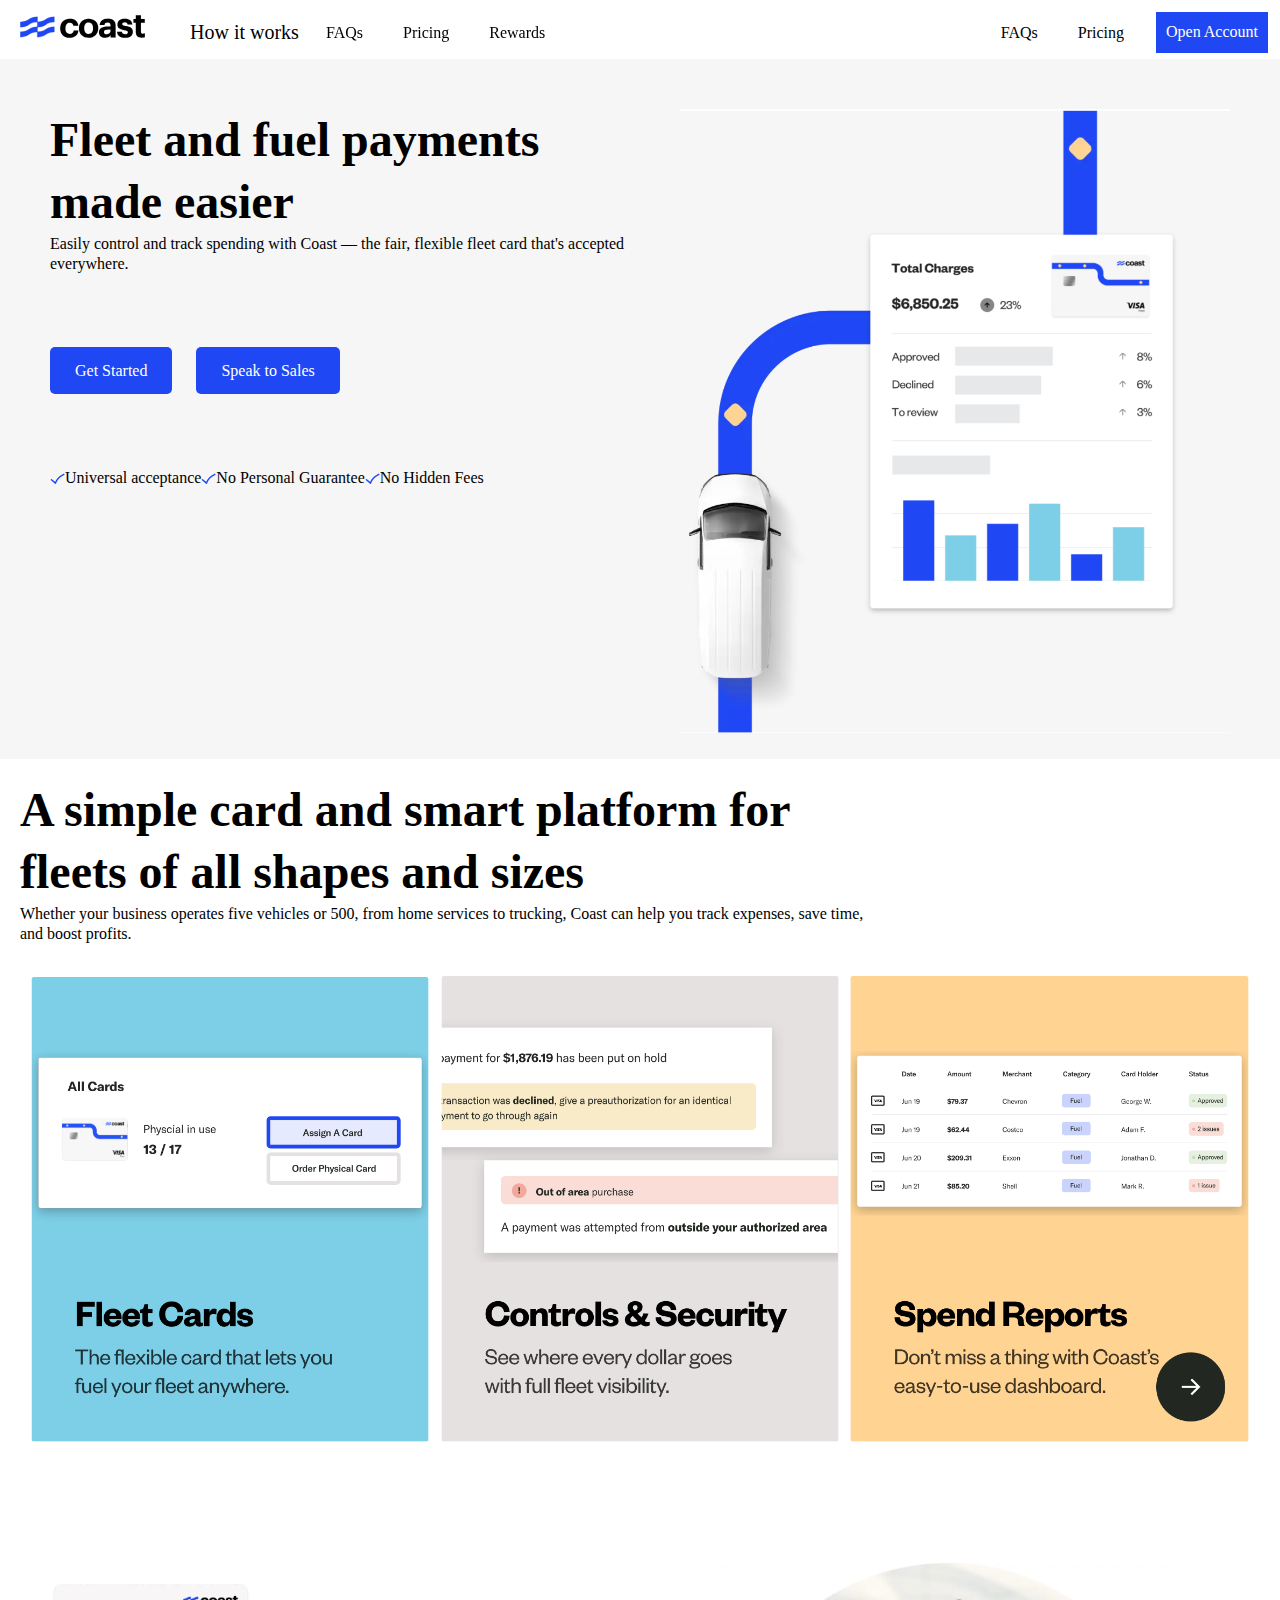
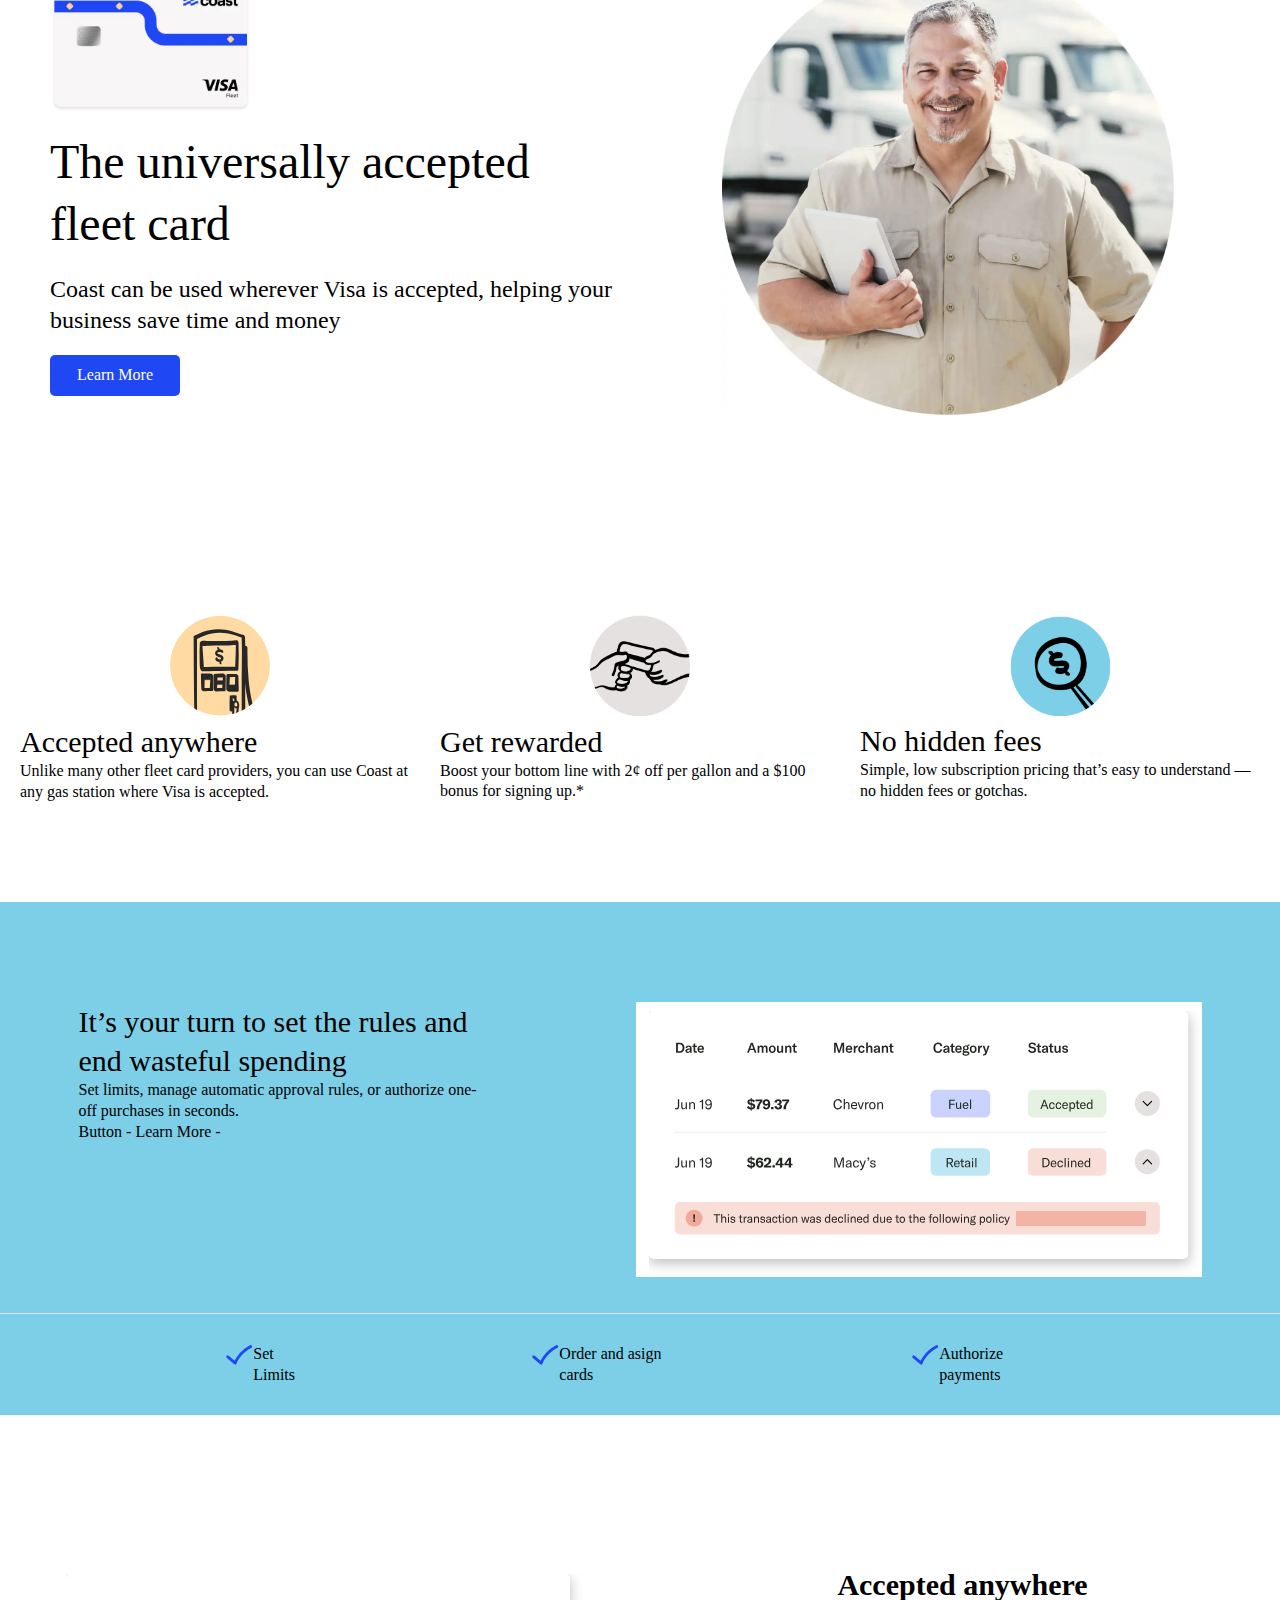
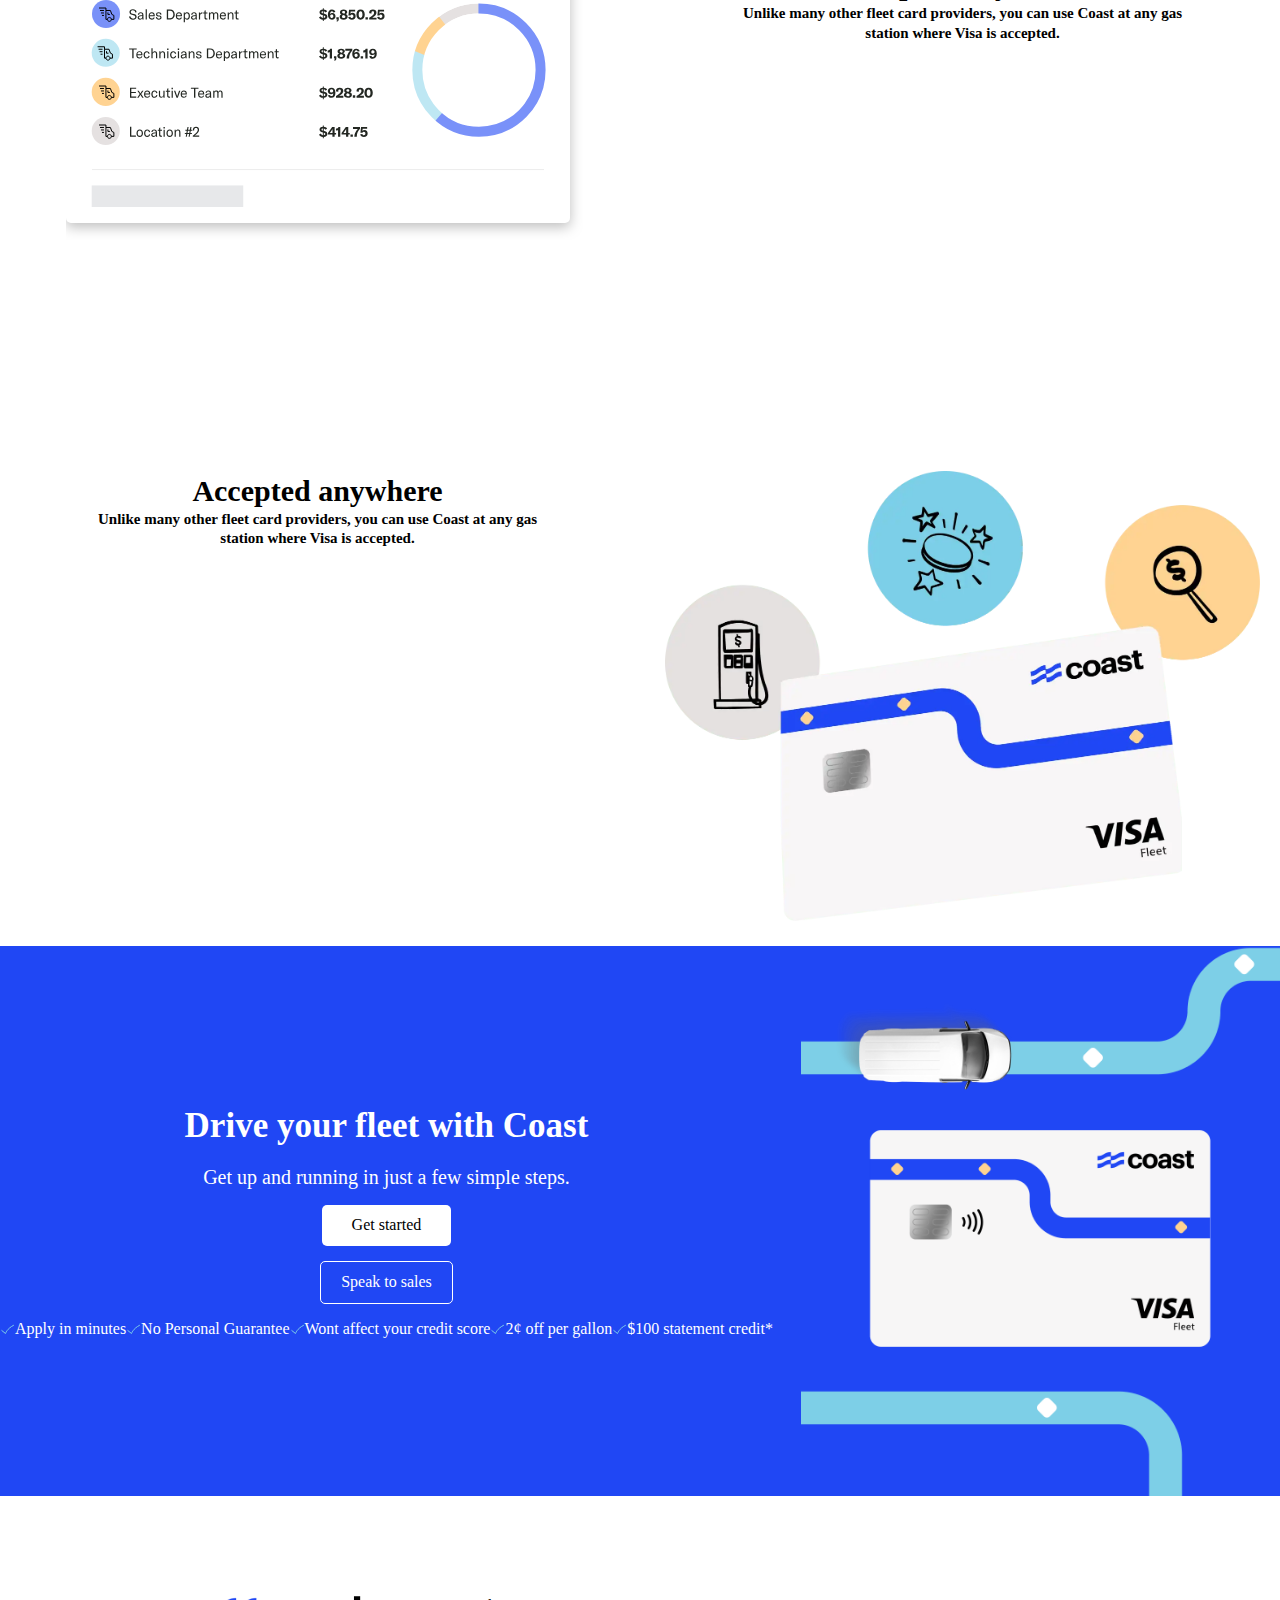
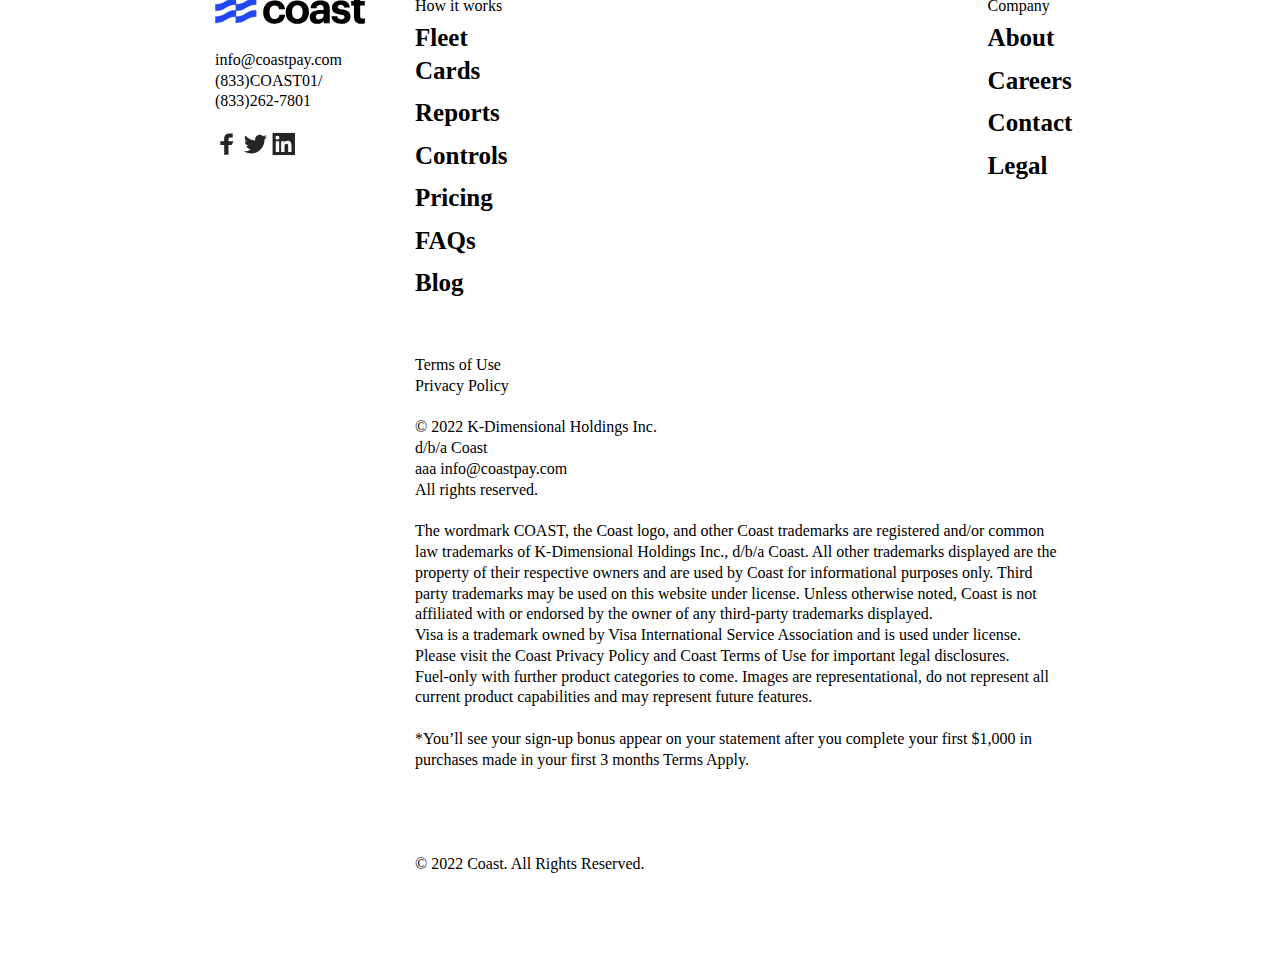
<file: index.html>
<!DOCTYPE html>
<html lang="en">
<head>
    <meta charset="UTF-8">
    <meta http-equiv="X-UA-Compatible" content="IE=edge">
    <meta name="viewport" content="width=device-width, initial-scale=1.0">
    <link rel="stylesheet" href="css/main.css">
    <title>Coast</title>
</head>
<body>
    <nav class="nav">
        <input type="checkbox" class="nav__toggle" id="hamburgerToggle" style="display:none;">
        <ul class="nav__lblock">
            <li class="nav__logo">
                    <img class="image" src="images/nav/coast-logo-1.svg" alt="Logo">
            </li>
        </ul>
        
        <ul class="nav__hamburger">
            <li onclick="nav_logo">
                <label for="hamburgerToggle">
                    <img class="image1" src="images/nav/hamburger_close.png">
                    <img class="image2" src="images/nav/hamburger-open.png">
                </label> <!-- for above input, also clickable -->
            </li>
        </ul>

        <ul class="nav__dropl">
            <div class="nav__dropl__howitworks">
                <a class="first-a"><li href="">How it works</li><p class="leave-empty"></p></a>
                <a><div class= "left-stuff"><img src="images/nav/header-cards-fleetcards.png"><li href="">Fleet Cards</li></div><img src="images/nav/right-arrow-dropmenu.svg"></a>
                <a><div class= "left-stuff"><img src="images/nav/header-controls-security.png"><li href="">Controls & Security</li></div><img src="images/nav/right-arrow-dropmenu.svg"></a>
                <a><div class= "left-stuff"><img src="images/nav/reporting-6-spend.svg"><li href="">Spend Reports</li></div><img src="images/nav/right-arrow-dropmenu.svg"></a>
            </div>
            <div class="nav__dropl__othermenu">
                <a><li href="">FAQs</li><img src="images/nav/right-arrow-dropmenu.svg"></a>
                <a><li href="">Pricing</li><img src="images/nav/right-arrow-dropmenu.svg"></a>
                <a><li href="">Rewards</li><img src="images/nav/right-arrow-dropmenu.svg"></a>
            </div>
            <div class="nav__dropl__rightmost">
                <a><li href="">FAQs</li></a>
                <a><li href="">Pricing</li></a>
                <a href=" " class="button">Open Account
                  
                </a>
            </div>
            
           

            <div class="nav__dropl__navfooter">
                <div class="nav__dropl__navfooter__navbuttons">
                    <button class= "button1" type="button" onclick="">Log in</button>
                    <button class= "button2" type="button" onclick="">Get started</button>
                </div>
                <div class="nav__dropl__navfooter__icons">
                    <img src="images/nav/nav-facebook.svg">
                    <img src="images/nav/nav-twitter.svg">
                    <img src="images/nav/nav-linkedin.svg">
                </div>

                <div class="nav__dropl__navfooter__terms">
                    <p>Terms of Use</p>
                    <p>Privacy Policy</p>
                    <p>Cookie Policy</p>
                </div>
                <div class="nav__dropl__navfooter__rights"><span><p>2022 Coast. All Rights Reserved.</p></span></div>
            </div>
        </ul>
    </nav>
    <div class="wrapHero1">
        <div class="hero1">
            <div class="hero1__section1">
                <div>
                    <h1>Fleet and fuel payments made easier</h1>
                    <p>Easily control and track spending with Coast — the fair, flexible fleet card that's accepted everywhere.</p>
                </div>  
                <div class="hero1__section1_buttons">
                    <a href=" " class="button">Get Started</a>
                    <a href=" " class="button">Speak to Sales</a>
                </div> 
                <div class="hero1__section1_checklist">
                    <ul>
                        <li>
                            <img src="images/heros/ticks.svg"> <p>Universal acceptance</p>
                        </li>
                        <li>
                            <img src="images/heros/ticks.svg"> <p>No Personal Guarantee</p>
                        </li>
                        <li>
                            <img src="images/heros/ticks.svg"><p>No Hidden Fees</p>
                        </li>
                    </ul>
                </div> 
            </div>
            <div class="hero1__section2">
                <img class="image2" src="images/heros/hero 1.png">
            </div>
        </div>

    </div>
    <div class="banner1">
        <div class="banner1__text">
            <h2>A simple card and smart platform for fleets of all shapes and sizes </h2>
        <p>Whether your business operates five vehicles or 500, from home services to trucking, Coast can help you track expenses, save time, and boost profits.</p>
        </div>
        <div class="banner1__images">
            <img src="images/banners/1.png">
            <img src="images/banners/2.png">
            <img src="images/banners/3.png">
        </div>
    </div>
    <div class="banner2">
        <div class="banner2__section1">
            <img src="images/banners/banner2-card.webp">
            <h2>The universally accepted fleet card</h2>
            <p>Coast can be used wherever Visa is accepted, helping your business save time and money</p>
            <a href=" " class="button">Learn More</a>
        </div>
        <div class="banner2__section2">
            <img src="images/banners/imagewithguy.webp">
        </div>
    </div>
    <div class="banner3">
        <div class="banner3__section1">
            <img src="images/banners/accepted.svg">
            <h2>Accepted anywhere</h2>
            <p>Unlike many other fleet card providers, you can use Coast at any gas station where Visa is accepted.</p>
        </div>
        <div class="banner3__section2">
            <img src="images/banners/rewarded.png">
            <h2>Get rewarded</h2>
            <p>Boost your bottom line with 2¢ off per gallon and a $100 bonus for signing up.*</p>
        </div>
        <div class="banner3__section3">
            <img src="images/banners/hidden-fees.png">
            <h2>No hidden fees</h2>
            <p>Simple, low subscription pricing that’s easy to understand — no hidden fees or gotchas.</p>
        </div>
    </div>
    <div class="wrapBanner4">
        <div class="banner4">
            <div class="banner4__section1">
                <div class="banner4__section1__left">
                    <h2>It’s your turn to set the rules and end wasteful spending</h2>
                    <p>Set limits, manage automatic approval rules, or authorize one-off purchases in seconds.</p>
                    <p>Button - Learn More -</p>
                </div>
                <div class="banner4__section1__right">
                    <img src="images/banners/banner4_right.svg">
                </div>
            </div>
            <div class="banner4__section2">
                <div class="banner4__section2__aaa">
                    <img src="images/heros/ticks.svg"> <p>Set Limits</p>
                </div>
                <div class="banner4__section2__aaa">
                    <img src="images/heros/ticks.svg"> <p>Order and asign cards</p>
                </div>
                <div class="banner4__section2__aaa">
                    <img src="images/heros/ticks.svg"><p>Authorize payments</p>
                </div>
            </div>
        </div>
    </div>
    <div class="banner5">
        <div class="banner5__section1">
            <img src="images/banners/banner5-pic1svg.svg">
        </div>

        <div class="banner5__section2">
            <h1>Accepted anywhere</h1>
            <p>Unlike many other fleet card providers, you can use Coast at any gas station where Visa is accepted.</p>
        </div>

        <div class="banner5__section3">
            <h1>Accepted anywhere</h1>
            <p>Unlike many other fleet card providers, you can use Coast at any gas station where Visa is accepted.</p>
        </div>

        <div class="banner5__section4">
            <img src="images/banners/banner5-pic2.webp">
        </div>
    </div>
    <div class="wrapBanner6">
        <div class="banner6">
            <div class="banner6__section1">
                <h1>Drive your fleet with Coast</h1>
                <p>Get up and running in just a few simple steps.</p>
                <a href=" " class="button">Get started</a>
                <a href=" " class="button">Speak to sales</a>
                <div class="banner6__section1_checklist">
                    <ul>
                        <li>
                            <img src="images/banners/ticks-lightblue.svg"> Apply in minutes
                        </li>
                        <li>
                            <img src="images/banners/ticks-lightblue.svg"> No Personal Guarantee
                        </li>
                        <li>
                            <img src="images/banners/ticks-lightblue.svg"> Wont affect your credit score
                        </li>
                        <li>
                            <img src="images/banners/ticks-lightblue.svg"> 2¢ off per gallon
                        </li>
                        <li>
                            <img src="images/banners/ticks-lightblue.svg"> $100 statement credit*
                        </li>
                    </ul>
                </div> 
            </div>
            <div class="banner6__section2">
                <div class="banner6__section2__mobile">
                    <img src="images/banners/banner6-small.png">
                </div>
                <div class="banner6__section2__large">
                    <img src="images/banners/banner6-large.png">
                </div>
            </div>
        </div>
    </div>
    <div class="mainfooter">
        <div class="mainfooter__section1">
            <logo>
                <img class="image" src="images/nav/coast-logo-1.svg" alt="Logo">
            </logo>
            <div class="mainfooter__section1_2">
                <p>info@coastpay.com</p>
                <p>(833)COAST01/ (833)262-7801</p>
            </div>
            <div>
                <img src="images/nav/nav-facebook.svg">
                <img src="images/nav/nav-twitter.svg">
                <img src="images/nav/nav-linkedin.svg">
            </div>
        </div>
        <div class="mainfooter__section2">
            <div class="mainfooter__section2__left">
                <p>How it works</p>
                <ul>
                    <li>Fleet Cards</li>
                    <li>Reports</li>
                    <li>Controls</li>
                    <li>Pricing</li>
                    <li>FAQs</li>
                    <li>Blog</li>
                </ul>
            </div>
            <div class="right">
                <p>Company</p>
                <ul>
                    <li>About</li>
                    <li>Careers</li>
                    <li>Contact</li>
                    <li>Legal</li>
                </ul>
            </div>
        </div>
        <div class="mainfooter__section3">
            <h2>Terms of Use</h2>
            <h2>Privacy Policy</h2>
            <br>
            <p>© 2022 K-Dimensional Holdings Inc.</p>
            <p>d/b/a Coast</p>
            
            <p>aaa info@coastpay.com</p>
            <p>All rights reserved.</p>
            <br>
            <p>The wordmark COAST, the Coast logo, and other Coast trademarks are registered and/or common law trademarks of K-Dimensional Holdings Inc., d/b/a Coast. All other trademarks displayed are the property of their respective owners and are used by Coast for informational purposes only. Third party trademarks may be used on this website under license. Unless otherwise noted, Coast is not affiliated with or endorsed by the owner of any third-party trademarks displayed.</p>
            <p>Visa is a trademark owned by Visa International Service Association and is used under license.</p>
            <p>Please visit the Coast Privacy Policy and Coast Terms of Use for important legal disclosures.</p>
            <p>Fuel-only with further product categories to come. Images are representational, do not represent all current product capabilities and may represent future features.</p>
            <br>
            <p>*You’ll see your sign-up bonus appear on your statement after you complete your first $1,000 in purchases made in your first 3 months Terms Apply.</p>
            <br>
            <br>
            <br>
            <br>
            <p>© 2022 Coast. All Rights Reserved.</p>
        </div>
    </div>
</body>
</html>
</file>
<file: css/main.css>
:root {
  --alpha: #2047f4;
  --beta: #ffd392;
  --gamma: #232722;
  --delta: #f7f6f6;
  --alert: #e5e1e1;
  --contrast: red;
  --elements: #7dcfe7;
  --light: #e5e5e5;
  --skills: #e1e1e1;
}

/*! normalize.css v8.0.1 | MIT License | github.com/necolas/normalize.css */
/* Document
   ========================================================================== */
/**
 * 1. Correct the line height in all browsers.
 * 2. Prevent adjustments of font size after orientation changes in iOS.
 */
html {
  line-height: 1.15;
  /* 1 */
  -webkit-text-size-adjust: 100%;
  /* 2 */
}

/* Sections
     ========================================================================== */
/**
   * Remove the margin in all browsers.
   */
body {
  margin: 0;
}

/**
   * Render the `main` element consistently in IE.
   */
main {
  display: block;
}

/**
   * Correct the font size and margin on `h1` elements within `section` and
   * `article` contexts in Chrome, Firefox, and Safari.
   */
h1 {
  font-size: 2em;
  margin: 0.67em 0;
}

/* Grouping content
     ========================================================================== */
/**
   * 1. Add the correct box sizing in Firefox.
   * 2. Show the overflow in Edge and IE.
   */
hr {
  box-sizing: content-box;
  /* 1 */
  height: 0;
  /* 1 */
  overflow: visible;
  /* 2 */
}

/**
   * 1. Correct the inheritance and scaling of font size in all browsers.
   * 2. Correct the odd `em` font sizing in all browsers.
   */
pre {
  font-family: monospace, monospace;
  /* 1 */
  font-size: 1em;
  /* 2 */
}

/* Text-level semantics
     ========================================================================== */
/**
   * Remove the gray background on active links in IE 10.
   */
a {
  background-color: transparent;
}

/**
   * 1. Remove the bottom border in Chrome 57-
   * 2. Add the correct text decoration in Chrome, Edge, IE, Opera, and Safari.
   */
abbr[title] {
  border-bottom: none;
  /* 1 */
  text-decoration: underline;
  /* 2 */
  -webkit-text-decoration: underline dotted;
          text-decoration: underline dotted;
  /* 2 */
}

/**
   * Add the correct font weight in Chrome, Edge, and Safari.
   */
b,
strong {
  font-weight: bolder;
}

/**
   * 1. Correct the inheritance and scaling of font size in all browsers.
   * 2. Correct the odd `em` font sizing in all browsers.
   */
code,
kbd,
samp {
  font-family: monospace, monospace;
  /* 1 */
  font-size: 1em;
  /* 2 */
}

/**
   * Add the correct font size in all browsers.
   */
small {
  font-size: 80%;
}

/**
   * Prevent `sub` and `sup` elements from affecting the line height in
   * all browsers.
   */
sub,
sup {
  font-size: 75%;
  line-height: 0;
  position: relative;
  vertical-align: baseline;
}

sub {
  bottom: -0.25em;
}

sup {
  top: -0.5em;
}

/* Embedded content
     ========================================================================== */
/**
   * Remove the border on images inside links in IE 10.
   */
img {
  border-style: none;
}

/* Forms
     ========================================================================== */
/**
   * 1. Change the font styles in all browsers.
   * 2. Remove the margin in Firefox and Safari.
   */
button,
input,
optgroup,
select,
textarea {
  font-family: inherit;
  /* 1 */
  font-size: 100%;
  /* 1 */
  line-height: 1.15;
  /* 1 */
  margin: 0;
  /* 2 */
}

/**
   * Show the overflow in IE.
   * 1. Show the overflow in Edge.
   */
button,
input {
  /* 1 */
  overflow: visible;
}

/**
   * Remove the inheritance of text transform in Edge, Firefox, and IE.
   * 1. Remove the inheritance of text transform in Firefox.
   */
button,
select {
  /* 1 */
  text-transform: none;
}

/**
   * Correct the inability to style clickable types in iOS and Safari.
   */
button,
[type=button],
[type=reset],
[type=submit] {
  -webkit-appearance: button;
}

/**
   * Remove the inner border and padding in Firefox.
   */
button::-moz-focus-inner,
[type=button]::-moz-focus-inner,
[type=reset]::-moz-focus-inner,
[type=submit]::-moz-focus-inner {
  border-style: none;
  padding: 0;
}

/**
   * Restore the focus styles unset by the previous rule.
   */
button:-moz-focusring,
[type=button]:-moz-focusring,
[type=reset]:-moz-focusring,
[type=submit]:-moz-focusring {
  outline: 1px dotted ButtonText;
}

/**
   * Correct the padding in Firefox.
   */
fieldset {
  padding: 0.35em 0.75em 0.625em;
}

/**
   * 1. Correct the text wrapping in Edge and IE.
   * 2. Correct the color inheritance from `fieldset` elements in IE.
   * 3. Remove the padding so developers are not caught out when they zero out
   *    `fieldset` elements in all browsers.
   */
legend {
  box-sizing: border-box;
  /* 1 */
  color: inherit;
  /* 2 */
  display: table;
  /* 1 */
  max-width: 100%;
  /* 1 */
  padding: 0;
  /* 3 */
  white-space: normal;
  /* 1 */
}

/**
   * Add the correct vertical alignment in Chrome, Firefox, and Opera.
   */
progress {
  vertical-align: baseline;
}

/**
   * Remove the default vertical scrollbar in IE 10+.
   */
textarea {
  overflow: auto;
}

/**
   * 1. Add the correct box sizing in IE 10.
   * 2. Remove the padding in IE 10.
   */
[type=checkbox],
[type=radio] {
  box-sizing: border-box;
  /* 1 */
  padding: 0;
  /* 2 */
}

/**
   * Correct the cursor style of increment and decrement buttons in Chrome.
   */
[type=number]::-webkit-inner-spin-button,
[type=number]::-webkit-outer-spin-button {
  height: auto;
}

/**
   * 1. Correct the odd appearance in Chrome and Safari.
   * 2. Correct the outline style in Safari.
   */
[type=search] {
  -webkit-appearance: textfield;
  /* 1 */
  outline-offset: -2px;
  /* 2 */
}

/**
   * Remove the inner padding in Chrome and Safari on macOS.
   */
[type=search]::-webkit-search-decoration {
  -webkit-appearance: none;
}

/**
   * 1. Correct the inability to style clickable types in iOS and Safari.
   * 2. Change font properties to `inherit` in Safari.
   */
::-webkit-file-upload-button {
  -webkit-appearance: button;
  /* 1 */
  font: inherit;
  /* 2 */
}

/* Interactive
     ========================================================================== */
/*
   * Add the correct display in Edge, IE 10+, and Firefox.
   */
details {
  display: block;
}

/*
   * Add the correct display in all browsers.
   */
summary {
  display: list-item;
}

/* Misc
     ========================================================================== */
/**
   * Add the correct display in IE 10+.
   */
template {
  display: none;
}

/**
   * Add the correct display in IE 10.
   */
[hidden] {
  display: none;
}

/*** box sizing border-box for all elements ***/
*,
*::before,
*::after {
  box-sizing: border-box;
}

a {
  text-decoration: none;
  color: inherit;
  cursor: pointer;
}

button {
  background-color: transparent;
  color: inherit;
  border-width: 0;
  padding: 0;
  cursor: pointer;
}

figure {
  margin: 0;
}

input::-moz-focus-inner {
  border: 0;
  padding: 0;
  margin: 0;
}

ul,
ol,
dd {
  margin: 0;
  padding: 0;
  list-style: none;
}

h1,
h2,
h3,
h4,
h5,
h6 {
  margin: 0;
  font-size: inherit;
  font-weight: inherit;
}

p {
  margin: 0;
}

cite {
  font-style: normal;
}

fieldset {
  border-width: 0;
  padding: 0;
  margin: 0;
}

html {
  font-size: 1px;
  /*for using REM units! 16px = 16rem*/
}

body {
  font-size: 16rem;
  line-height: 1.3;
  background-color: white;
  -webkit-font-smoothing: antialiased;
  -moz-osx-font-smoothing: grayscale;
}

:-ms-input-placeholder {
  /* Internet Explorer 10-11 */
  color: var(--elements);
}

::-moz-placeholder {
  color: var(--elements);
}

::placeholder {
  color: var(--elements);
}

.nav {
  display: grid;
  grid-template-columns: -webkit-min-content 1fr -webkit-min-content;
  grid-template-columns: min-content 1fr min-content;
  grid-template-rows: 2, -webkit-min-content;
  grid-template-rows: 2, min-content;
  background-color: white;
}
.nav__lblock {
  grid-row: 1/2;
  grid-column: 1/2;
  display: flex;
  align-items: center;
  padding: 15rem;
  padding-left: 20rem;
}
.nav__lblock li img {
  width: 125rem;
}
.nav__hamburger {
  grid-row: 1/2;
  grid-column: 3/4;
  display: flex;
  align-items: center;
  padding: 20rem;
}
.nav__hamburger li img {
  width: 40rem;
}
.nav__hamburger .image2 {
  display: none;
}
@media (min-width: 825px) {
  .nav__hamburger {
    display: none;
  }
}
.nav__toggle:checked ~ .nav__dropl {
  display: block;
}
.nav__toggle:checked ~ .nav__hamburger .image2 {
  display: block;
  margin-top: -4px;
}
.nav__toggle:checked ~ .nav__hamburger .image1 {
  display: none;
}
.nav__dropl {
  display: none;
  grid-column: 1/-1;
  grid-row: 2/3;
  padding: 10rem;
  padding-top: 40rem;
  font-size: 25rem;
}
.nav__dropl .left-stuff {
  display: flex;
}
.nav__dropl a {
  padding: 20px;
  display: flex;
  justify-content: space-between;
  align-items: center;
}
.nav__dropl a img {
  width: 60px;
  padding-right: 5px;
}
.nav__dropl__howitworks a:first-child {
  padding-bottom: 0px;
  padding-left: 20px;
  font-size: 20rem;
}
.nav__dropl__howitworks .left-stuff {
  display: flex;
  align-items: center;
}
.nav__dropl__othermenu {
  border-top: 0.2px solid rgb(141, 141, 141);
}
.nav__dropl__othermenu a {
  border-bottom: 0.2px solid rgb(141, 141, 141);
}
@media (min-width: 825px) {
  .nav__dropl {
    display: grid;
    grid-template-columns: 1fr 1fr 1fr 1fr;
    width: 80%;
    margin-top: -100px;
    margin-left: 160px;
  }
  .nav__dropl__howitworks {
    font-size: medium;
  }
  .nav__dropl__howitworks a {
    display: none;
  }
  .nav__dropl__howitworks a {
    display: none;
  }
  .nav__dropl__howitworks a:first-child {
    display: block;
  }
  .nav__dropl__othermenu {
    display: flex;
    align-items: flex-start;
    margin-left: -100px;
    position: fixed;
    margin-left: 136px;
    margin-top: 4px;
    font-size: medium;
    border: 0;
  }
  .nav__dropl__othermenu img {
    display: none;
  }
  .nav__dropl__othermenu a {
    border: 0;
  }
  .nav__dropl__rightmost {
    display: flex;
    position: absolute;
    top: 0;
    right: 0;
    margin-top: 0px;
    font-size: medium;
  }
  .nav__dropl__rightmost a {
    padding-top: 22px;
  }
  .nav__dropl__rightmost a:last-child {
    padding: 10px;
    background-color: var(--alpha);
    color: white;
    width: 80%;
    height: 80%;
    margin: 12px;
  }
  .nav__dropl__rightmost img {
    size: 100px;
  }
}
.nav__dropl__navfooter {
  padding: 20px 20px 0px 20px;
  display: flex;
  align-items: center;
  flex-direction: column;
  flex-wrap: wrap;
  gap: 50px;
}
.nav__dropl__navfooter__navbuttons {
  display: grid;
  grid-gap: 10px;
  width: 100%;
  padding-top: 30px;
  padding-bottom: 60px;
}
.nav__dropl__navfooter__navbuttons .button1 {
  border: 1.2px solid rgb(161, 161, 161);
  border-radius: 2px;
  padding: 8px 0px 8px 0px;
}
.nav__dropl__navfooter__navbuttons .button2 {
  background-color: var(--alpha);
  color: white;
  border-radius: 5px;
  padding: 8px 0px 8px 0px;
}
.nav__dropl__navfooter__terms {
  display: flex;
  align-items: center;
  flex-direction: column;
}
.nav__dropl__navfooter span {
  font-size: 15rem;
}
@media (min-width: 825px) {
  .nav__dropl__navfooter {
    display: none;
  }
}

.hero1 {
  display: grid;
  grid-template-columns: 1fr;
  grid-template-rows: -webkit-min-content 1fr;
  grid-template-rows: min-content 1fr;
  background-color: var(--delta);
  padding: 40rem;
  max-width: 1280px;
}
.hero1 h1 {
  font-size: 3em;
  font-weight: bold;
}
.hero1__section2 img {
  width: 100%;
}
.hero1__section1 {
  display: flex;
  flex-direction: column;
  justify-content: space-between;
  align-items: center;
  grid-gap: 30px;
  max-height: 400px;
  padding-bottom: 20px;
}
.hero1__section1 a {
  background-color: var(--alpha);
  color: white;
  padding: 10px 20px 10px 20px;
  border-radius: 5px;
  margin-right: 20px;
}
.hero1__section1 ul {
  display: flex;
  flex-wrap: wrap;
}
.hero1__section1 li {
  display: flex;
}
@media (min-width: 825px) {
  .hero1 {
    grid-template-columns: 1fr 1fr;
    grid-template-rows: 1fr;
    max-height: 700px;
    grid-gap: 20px;
    padding: 50px;
  }
  .hero1 h1 {
    font-size: 3em;
  }
  .hero1__section1 {
    display: flex;
    justify-content: space-between;
    flex-direction: column;
    align-items: flex-start;
    max-height: 400px;
  }
  .hero1__section1 a {
    padding: 15px 25px 15px 25px;
    border-radius: 5px;
    margin-right: 20px;
  }
  .hero1__section1 ul {
    display: flex;
    flex-wrap: wrap;
  }
  .hero1__section1 li {
    display: flex;
  }
  .hero1__section2 {
    display: flex;
    justify-content: flex-end;
  }
  .hero1__section2 img {
    width: 100%;
    max-width: 550px;
  }
}

.wrapHero1 {
  background-color: var(--delta);
  display: flex;
  justify-content: center;
}

.banner1 {
  display: grid;
  grid-template-columns: 1fr;
  grid-template-rows: -webkit-min-content -webkit-min-content;
  grid-template-rows: min-content min-content;
  grid-gap: 30px;
  margin: auto;
  max-width: 1280px;
  padding: 20px;
}
.banner1 h2 {
  font-size: 3em;
  font-weight: bold;
}
.banner1__text {
  display: flex;
  flex-direction: column;
  align-items: center;
  max-width: 100%;
}
.banner1__images {
  display: flex;
  flex-wrap: wrap;
  justify-content: flex-start;
}
.banner1__images img {
  max-width: 100%;
}
@media (min-width: 825px) {
  .banner1 {
    padding: 20px;
  }
  .banner1__images img {
    max-width: 400px;
  }
}
@media (min-width: 825px) {
  .banner1__images {
    justify-content: space-evenly;
  }
  .banner1__images img {
    max-width: 400px;
  }
  .banner1__text {
    align-items: flex-start;
    max-width: 70%;
  }
}

.banner2 {
  display: grid;
  grid-template-columns: 1fr;
  grid-template-rows: -webkit-min-content -webkit-min-content;
  grid-template-rows: min-content min-content;
  grid-gap: 50px;
  max-width: 1280px;
  margin: auto;
  padding: 20px;
  padding-top: 80px;
  padding-bottom: 80px;
}
.banner2 h2 {
  font-size: 3em;
}
.banner2 p {
  font-size: 1.5em;
}
.banner2 a {
  text-align: center;
  max-width: 130px;
  background-color: var(--alpha);
  color: white;
  padding: 10px 20px 10px 20px;
  border-radius: 5px;
  margin-right: 20px;
}
.banner2__section1 {
  display: flex;
  flex-direction: column;
  justify-content: space-evenly;
}
.banner2__section1 img {
  max-width: 200px;
}
.banner2__section2 img {
  width: 100%;
  max-height: 100%;
}
@media (min-width: 825px) {
  .banner2 {
    display: grid;
    grid-template-columns: 1fr 1fr;
    grid-template-rows: 1fr;
    padding: 50px;
    padding-top: 100px;
    padding-bottom: 100px;
  }
  .banner2__section2 {
    display: flex;
    justify-content: center;
  }
  .banner2__section2 img {
    max-width: 80%;
  }
}

.banner3 {
  display: flex;
  flex-wrap: wrap;
  align-items: center;
  text-align: center;
  justify-content: space-evenly;
  max-width: 1280px;
  margin: auto;
  padding-top: 100px;
  padding-bottom: 100px;
}
.banner3 h2 {
  text-align: left;
  font-size: 30rem;
}
.banner3 p {
  text-align: left;
  max-width: 400px;
}
.banner3 img {
  max-width: 100px;
}

.banner4 {
  display: flex;
  flex-direction: column;
  align-items: center;
  padding-top: 100px;
  padding-bottom: 50px;
  max-width: 1280px;
  margin: auto;
}
.banner4 h2 {
  font-size: 30rem;
}
.banner4__section1 {
  display: flex;
  flex-wrap: wrap;
  width: 100%;
  justify-content: space-around;
  padding-bottom: 30px;
}
.banner4__section1 img {
  width: 100%;
}
.banner4__section1__left {
  padding: 0px;
}
.banner4__section1__left h2 {
  max-width: 400px;
}
.banner4__section1__left p {
  max-width: 400px;
}
.banner4__section1__right {
  padding: 0px;
}
.banner4__section2 {
  width: 100%;
  display: flex;
  justify-content: space-evenly;
  border-top: 1px solid var(--alert);
  padding-top: 30px;
}
.banner4__section2__aaa {
  display: flex;
}

.wrapBanner4 {
  background-color: var(--elements);
}

.banner5 {
  display: grid;
  grid-template-columns: 1fr;
  grid-template-rows: -webkit-min-content -webkit-min-content -webkit-min-content 1fr;
  grid-template-rows: min-content min-content min-content 1fr;
  grid-gap: 50px;
  justify-items: center;
  margin: auto;
  max-width: 1280px;
  padding: 20px;
  padding-top: 100px;
}
.banner5 h1 {
  font-size: 30rem;
  font-weight: bolder;
  text-align: center;
}
.banner5 p {
  font-size: 15rem;
  font-weight: bolder;
  text-align: center;
  max-width: 80%;
  margin: auto;
}
.banner5 img {
  width: 100%;
}
@media (min-width: 825px) {
  .banner5 {
    grid-template-columns: 1fr 1fr;
    grid-template-rows: 1fr 1fr;
    grid-gap: 50px;
    padding: 20px;
    padding-top: 150px;
  }
}

.banner6 {
  margin: auto;
  max-width: 1280px;
  color: white;
  align-items: center;
}
.banner6 a:first-of-type {
  text-align: center;
  background-color: white;
  color: black;
  padding: 10px 30px;
  border-radius: 5px;
  border: 0px solid white;
}
.banner6 a {
  text-align: center;
  background-color: var(--alpha);
  color: white;
  padding: 10px 20px;
  border-radius: 5px;
  border: 1px solid white;
}
.banner6 h1 {
  font-size: 35rem;
  font-weight: bolder;
  text-align: center;
}
.banner6 p {
  font-size: 20rem;
  text-align: center;
  max-width: 80%;
  margin: auto;
}
.banner6 ul {
  display: flex;
  flex-wrap: wrap;
}
.banner6 ul img {
  max-width: 15px;
}
.banner6 li {
  display: flex;
}
.banner6 img {
  width: 100%;
}
.banner6__section1 {
  display: flex;
  flex-direction: column;
  gap: 15px;
  align-items: center;
  max-height: 320px;
}
.banner6__section2__large img {
  display: none;
}
@media (min-width: 825px) {
  .banner6__section2__section2__mobile img {
    display: none;
  }
  .banner6__section2__section2__large img {
    display: block;
  }
}
@media (min-width: 825px) {
  .banner6 {
    display: flex;
  }
  .banner6__section2 {
    height: 550px;
  }
  .banner6__section2 img {
    width: auto;
    height: 550px;
  }
}
@media (min-width: 1240px) {
  .banner6 {
    height: 550px;
  }
  .banner6__section2 {
    position: absolute;
    right: 0;
  }
  .banner6__section2__large {
    position: absolute;
    right: 0;
  }
  .banner6__section2__large img {
    display: none;
  }
}

.wrapBanner6 {
  background-color: var(--alpha);
}

.mainfooter {
  display: grid;
  grid-gap: 50px;
  padding: 100px 40px;
  margin: auto;
  max-width: 1280px;
  justify-content: center;
}
.mainfooter__section1 {
  display: flex;
  flex-direction: column;
  gap: 20px;
}
.mainfooter__section1 img {
  max-width: 150px;
}
.mainfooter__section1__mainfooter__section1_2 {
  gap: 200px;
}
.mainfooter__section2 {
  display: flex;
  flex-direction: column;
  gap: 30px;
}
.mainfooter__section2 li {
  font-size: 25px;
  padding: 5px 0px;
  font-weight: bolder;
}
.mainfooter__section3 {
  max-width: 100%;
}
@media (min-width: 825px) {
  .mainfooter {
    grid-template-columns: -webkit-min-content -webkit-min-content;
    grid-template-columns: min-content min-content;
    grid-template-rows: 1fr;
  }
  .mainfooter__section2 {
    gap: 30em;
    max-width: 650px;
    flex-direction: row;
  }
  .mainfooter__section2__left {
    width: 100px;
  }
  .mainfooter__section3 {
    grid-column: 2/3;
  }
}/*# sourceMappingURL=main.css.map */
</file>
